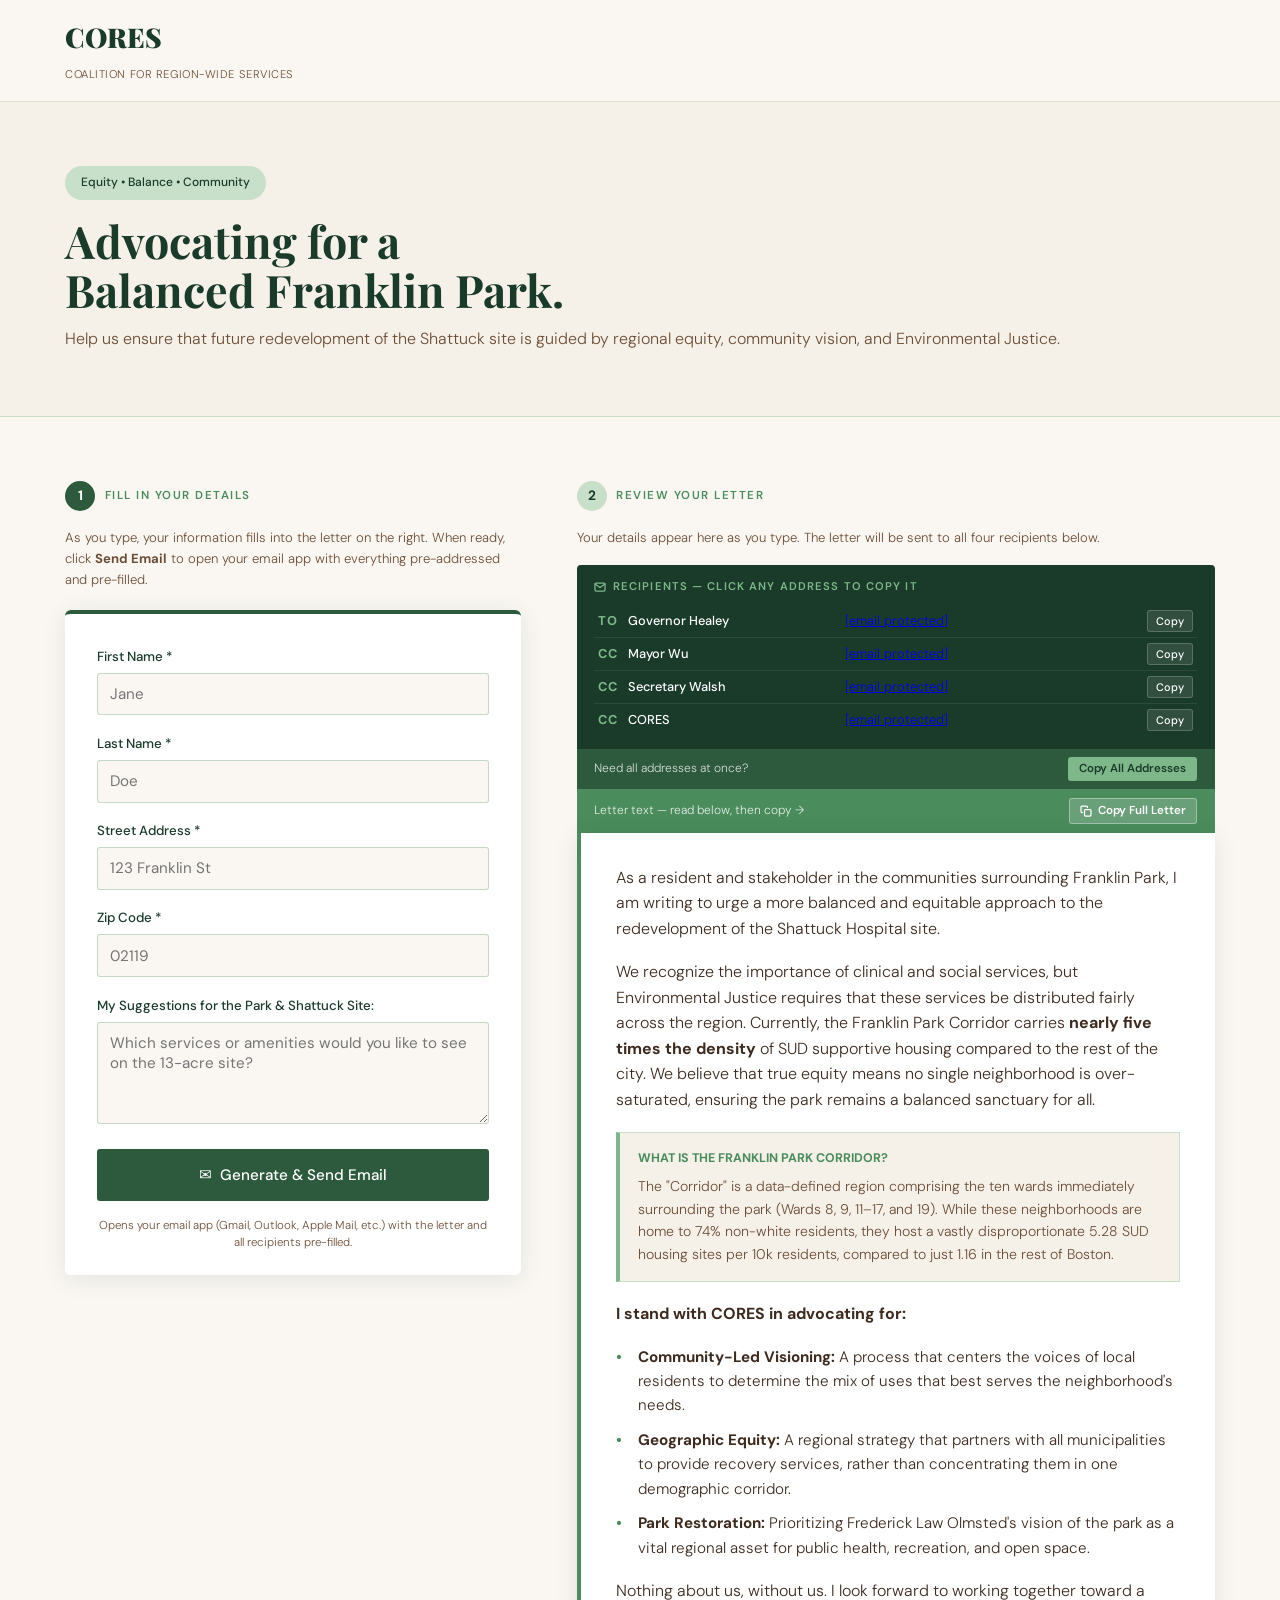
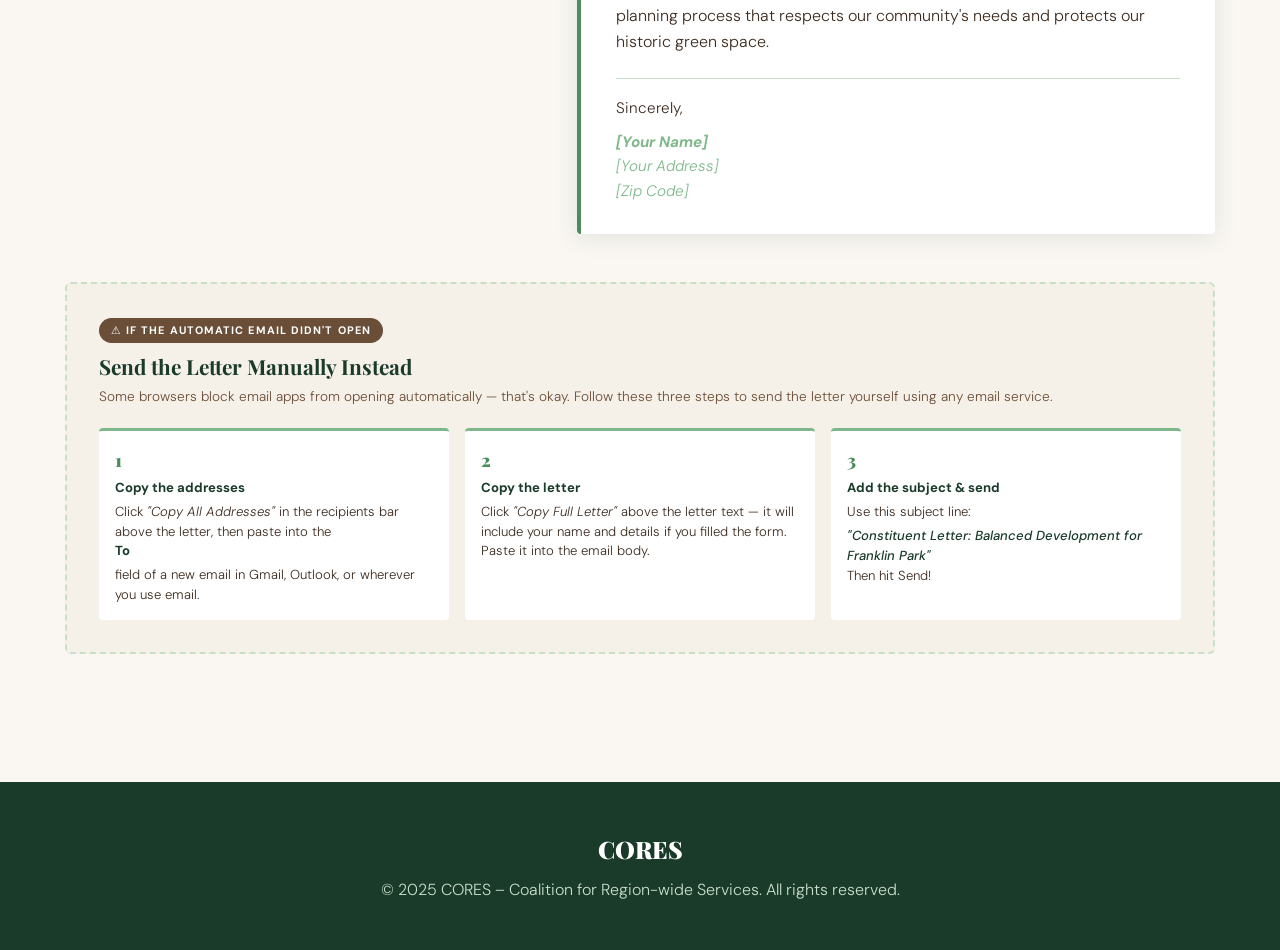
<file: email.html>
<!doctype html>
<html lang="en">
  <head>
    <meta charset="UTF-8" />
    <meta name="viewport" content="width=device-width, initial-scale=1.0" />
    <title>Take Action: Letter to Representatives – CORES</title>

    <link rel="preconnect" href="https://fonts.googleapis.com" />
    <link rel="preconnect" href="https://fonts.gstatic.com" crossorigin />
    <link href="https://fonts.googleapis.com/css2?family=Playfair+Display:ital,wght@0,700;0,900;1,700&family=DM+Sans:wght@300;400;500&display=swap" rel="stylesheet" />
    <link rel="icon" href="data:image/svg+xml,<svg xmlns='http://www.w3.org/2000/svg' viewBox='0 0 100 100'><text y='.9em' font-size='90'>🌳</text></svg>">

    <style>
      :root {
        --forest: #1a3a2a;
        --canopy: #2d5a3d;
        --leaf: #4a8c5c;
        --sage: #7eb88a;
        --mist: #c8dfc9;
        --parchment: #f5f0e8;
        --bark: #3d2b1f;
        --soil: #6b4e37;
        --cream: #faf7f2;
        --white: #ffffff;
        --font-display: "Playfair Display", Georgia, serif;
        --font-body: "DM Sans", system-ui, sans-serif;
        --shadow-soft: 0 4px 24px rgba(26, 58, 42, 0.1);
      }

      * { margin: 0; padding: 0; box-sizing: border-box; }
      body {
        font-family: var(--font-body);
        color: var(--bark);
        background: var(--cream);
        line-height: 1.6;
        font-weight: 300;
      }
      .container { width: 90%; max-width: 1150px; margin: 0 auto; }
      .section-padding { padding: 4rem 0; }

      h1, h2, h3 { font-family: var(--font-display); line-height: 1.1; }
      .badge {
        display: inline-block; background: var(--mist); color: var(--forest);
        padding: 0.45rem 1rem; border-radius: 100px; font-size: 0.75rem; font-weight: 500;
      }

      /* HEADER */
      .site-header { background: var(--cream); border-bottom: 1px solid rgba(74,140,92,0.18); padding: 1rem 0; }
      .logo-mark { font-family: var(--font-display); font-size: 1.7rem; font-weight: 900; color: var(--forest); display: block; }
      .logo-sub { font-size: 0.7rem; color: var(--soil); text-transform: uppercase; letter-spacing: 0.05em; }

      /* HERO */
      .hero-title { font-size: 2.8rem; color: var(--forest); margin-top: 1rem; }

      /* STEP LABELS */
      .step-label {
        display: flex; align-items: center; gap: 0.6rem; margin-bottom: 1rem;
      }
      .step-num {
        display: inline-flex; align-items: center; justify-content: center;
        width: 30px; height: 30px; border-radius: 50%;
        font-size: 0.85rem; font-weight: 700; flex-shrink: 0;
      }
      .step-num-form   { background: var(--canopy); color: var(--white); }
      .step-num-letter { background: var(--mist); color: var(--forest); }
      .step-title { font-size: 0.72rem; font-weight: 600; letter-spacing: 0.13em; text-transform: uppercase; color: var(--leaf); }

      /* GRID */
      .action-grid {
        display: grid;
        grid-template-columns: 1fr 1.4fr;
        gap: 3.5rem;
        align-items: start;
      }

      /* ── LEFT: FORM ── */
      .form-card {
        background: var(--white);
        border-radius: 6px;
        box-shadow: var(--shadow-soft);
        border-top: 4px solid var(--canopy);
        padding: 2rem 2rem 1.5rem;
        position: sticky;
        top: 20px;
      }
      .form-group { margin-bottom: 1.1rem; }
      .form-group label { display: block; font-size: 0.83rem; font-weight: 500; margin-bottom: 0.35rem; color: var(--forest); }
      .form-group input, .form-group textarea {
        width: 100%; padding: 0.65rem 0.75rem;
        border: 1.5px solid rgba(74,140,92,0.3);
        border-radius: 3px; font-family: var(--font-body); font-size: 0.95rem; color: var(--bark);
        background: var(--cream);
        transition: border-color 0.15s;
      }
      .form-group input:focus, .form-group textarea:focus {
        outline: none; border-color: var(--leaf); background: var(--white);
      }

      .btn {
        display: block; width: 100%; padding: 0.85rem; border-radius: 3px;
        font-family: var(--font-body); font-weight: 500; cursor: pointer;
        text-align: center; border: 2px solid transparent; transition: background 0.2s;
        font-size: 0.95rem;
      }
      .btn-primary { background: var(--canopy); color: var(--white); }
      .btn-primary:hover { background: var(--forest); }
      .how-it-works { font-size: 0.72rem; color: var(--soil); margin-top: 1rem; line-height: 1.5; text-align: center; }

      /* ── RIGHT: LETTER ── */

      /* Recipients dark bar */
      .recipients-bar {
        background: var(--forest);
        border-radius: 4px 4px 0 0;
        padding: 0.8rem 1.1rem;
        color: var(--white);
      }
      .rec-header {
        font-size: 0.7rem; font-weight: 600; text-transform: uppercase; letter-spacing: 0.1em;
        color: var(--sage); margin-bottom: 0.55rem;
        display: flex; align-items: center; gap: 0.4rem;
      }
      .recipients-table { width: 100%; border-collapse: collapse; }
      .recipients-table tr { border-bottom: 1px solid rgba(255,255,255,0.08); }
      .recipients-table tr:last-child { border-bottom: none; }
      .recipients-table td { padding: 0.3rem 0.25rem; font-size: 0.8rem; vertical-align: middle; }
      .td-type  { color: var(--sage); font-size: 0.68rem; font-weight: 700; text-transform: uppercase; letter-spacing: 0.05em; width: 30px; }
      .td-name  { color: var(--white); font-weight: 500; width: 36%; }
      .td-email { color: var(--mist); font-size: 0.75rem; }
      .td-copy  { text-align: right; width: 70px; }
      .copy-addr-btn {
        display: inline-flex; align-items: center; gap: 0.3rem;
        background: rgba(255,255,255,0.1); border: 1px solid rgba(255,255,255,0.2);
        color: var(--white); border-radius: 3px; padding: 0.2rem 0.5rem;
        font-size: 0.68rem; font-weight: 500; cursor: pointer;
        font-family: var(--font-body); transition: background 0.15s;
        white-space: nowrap;
      }
      .copy-addr-btn:hover { background: rgba(255,255,255,0.2); }
      .copy-addr-btn.copied { background: var(--leaf); border-color: var(--leaf); }

      /* Copy-all addresses bar */
      .copy-all-bar {
        display: flex; align-items: center; justify-content: space-between;
        background: var(--canopy); padding: 0.5rem 1.1rem;
        font-size: 0.75rem; color: rgba(255,255,255,0.8);
      }
      .copy-all-btn {
        display: inline-flex; align-items: center; gap: 0.35rem;
        background: var(--sage); border: none; color: var(--forest);
        border-radius: 3px; padding: 0.3rem 0.7rem;
        font-size: 0.72rem; font-weight: 600; cursor: pointer;
        font-family: var(--font-body); transition: background 0.15s;
      }
      .copy-all-btn:hover { background: var(--mist); }

      /* Copy-letter bar */
      .letter-copy-bar {
        display: flex; align-items: center; justify-content: space-between;
        background: var(--leaf); padding: 0.55rem 1.1rem;
        font-size: 0.75rem; color: var(--white);
      }
      .letter-copy-bar span { opacity: 0.85; }
      .copy-letter-btn {
        display: inline-flex; align-items: center; gap: 0.35rem;
        background: rgba(255,255,255,0.18); border: 1px solid rgba(255,255,255,0.35);
        color: var(--white); border-radius: 3px; padding: 0.28rem 0.65rem;
        font-size: 0.72rem; font-weight: 600; cursor: pointer;
        font-family: var(--font-body); transition: background 0.15s;
      }
      .copy-letter-btn:hover { background: rgba(255,255,255,0.3); }
      .copy-letter-btn.copied { background: var(--forest); border-color: var(--forest); }

      /* Letter body */
      .letter-body {
        background: var(--white);
        padding: 2rem 2.2rem;
        border-radius: 0 0 4px 4px;
        box-shadow: var(--shadow-soft);
        border-left: 4px solid var(--leaf);
        cursor: text;
        user-select: text;
        -webkit-user-select: text;
      }
      .letter-body p { margin-bottom: 1.1rem; font-size: 1rem; }
      .letter-body p:last-child { margin-bottom: 0; }

      .corridor-box {
        background-color: var(--parchment);
        border: 1px solid var(--mist);
        border-left: 4px solid var(--sage);
        padding: 1rem 1.1rem;
        margin: 1.2rem 0;
      }
      .corridor-box h5 { font-size: 0.78rem; text-transform: uppercase; color: var(--leaf); margin-bottom: 0.4rem; font-family: var(--font-body); }
      .corridor-box p { font-size: 0.88rem !important; margin-bottom: 0 !important; color: var(--soil); }

      .demand-list { list-style: none; margin: 1.1rem 0; }
      .demand-list li { padding-left: 1.4rem; position: relative; margin-bottom: 0.65rem; font-size: 0.95rem; }
      .demand-list li::before { content: "•"; position: absolute; left: 0; color: var(--leaf); font-weight: bold; }

      .signature-block { margin-top: 1.5rem; padding-top: 1.2rem; border-top: 1px solid var(--mist); }
      .signature-block p { margin: 0 0 0.2rem; line-height: 1.4; font-size: 0.95rem; }
      .sig-placeholder { color: var(--sage); font-style: italic; }

      /* ── FALLBACK SECTION ── */
      .fallback-section {
        margin-top: 3rem;
        border: 2px dashed var(--mist);
        border-radius: 6px;
        padding: 2rem;
        background: var(--parchment);
      }
      .fallback-badge {
        display: inline-block;
        background: var(--soil); color: var(--white);
        font-size: 0.68rem; font-weight: 700; text-transform: uppercase; letter-spacing: 0.1em;
        border-radius: 100px; padding: 0.25rem 0.75rem;
        margin-bottom: 0.75rem;
      }
      .fallback-section h3 { font-size: 1.3rem; color: var(--forest); margin-bottom: 0.5rem; }
      .fallback-section > p { font-size: 0.85rem; color: var(--soil); line-height: 1.6; }
      .fallback-steps {
        display: grid;
        grid-template-columns: 1fr 1fr 1fr;
        gap: 1rem;
        margin-top: 1.25rem;
      }
      .fallback-step {
        background: var(--white);
        border-radius: 4px;
        padding: 1rem;
        border-top: 3px solid var(--sage);
        font-size: 0.82rem; color: var(--bark); line-height: 1.5;
      }
      .fallback-step .fs-num {
        font-size: 1.1rem; font-weight: 900; color: var(--leaf);
        font-family: var(--font-display); display: block; margin-bottom: 0.3rem;
      }
      .fallback-step strong { color: var(--forest); display: block; margin-bottom: 0.25rem; }

      /* FOOTER */
      .site-footer { background: var(--forest); color: var(--mist); padding: 3rem 0; text-align: center; margin-top: 4rem; }
      .footer-logo { font-family: var(--font-display); font-size: 1.5rem; font-weight: 900; color: var(--white); display: block; margin-bottom: 0.5rem; }

      @media (max-width: 960px) {
        .action-grid { grid-template-columns: 1fr; }
        .form-card { position: static; }
        .hero-title { font-size: 2.1rem; }
        .fallback-steps { grid-template-columns: 1fr; }
      }
    </style>
  </head>
  <body>

    <header class="site-header">
      <div class="container" style="display:flex;justify-content:space-between;align-items:center;">
        <a href="index.html" style="text-decoration:none;">
          <span class="logo-mark">CORES</span>
          <span class="logo-sub">Coalition for Region-wide Services</span>
        </a>
      </div>
    </header>

    <main>

      <!-- Hero -->
      <section class="section-padding" style="background:var(--parchment);border-bottom:1px solid var(--mist);">
        <div class="container">
          <span class="badge">Equity • Balance • Community</span>
          <h1 class="hero-title">Advocating for a<br />Balanced Franklin Park.</h1>
          <p style="color:var(--soil);margin-top:0.75rem;margin-bottom:0;">
            Help us ensure that future redevelopment of the Shattuck site is guided by regional equity, community vision, and Environmental Justice.
          </p>
        </div>
      </section>

      <!-- Main Action Section -->
      <section class="section-padding">
        <div class="container">

          <div class="action-grid">

            <!-- ══ LEFT: FORM ══ -->
            <div>
              <div class="step-label">
                <span class="step-num step-num-form">1</span>
                <span class="step-title">Fill In Your Details</span>
              </div>
              <p style="font-size:0.82rem;color:var(--soil);margin-bottom:1.25rem;">
                As you type, your information fills into the letter on the right. When ready, click <strong>Send Email</strong> to open your email app with everything pre-addressed and pre-filled.
              </p>

              <div class="form-card">
                <div class="form-group">
                  <label for="fname">First Name *</label>
                  <input type="text" id="fname" required placeholder="Jane" oninput="updateLetter()" />
                </div>
                <div class="form-group">
                  <label for="lname">Last Name *</label>
                  <input type="text" id="lname" required placeholder="Doe" oninput="updateLetter()" />
                </div>
                <div class="form-group">
                  <label for="address">Street Address *</label>
                  <input type="text" id="address" required placeholder="123 Franklin St" oninput="updateLetter()" />
                </div>
                <div class="form-group">
                  <label for="zip">Zip Code *</label>
                  <input type="text" id="zip" required placeholder="02119" pattern="[0-9]{5}" oninput="updateLetter()" />
                </div>
                <div class="form-group">
                  <label for="suggestions">My Suggestions for the Park &amp; Shattuck Site:</label>
                  <textarea id="suggestions" rows="4" placeholder="Which services or amenities would you like to see on the 13-acre site?" oninput="updateLetter()"></textarea>
                </div>

                <button type="button" onclick="sendEmail()" class="btn btn-primary">
                  ✉&nbsp;&nbsp;Generate &amp; Send Email
                </button>
                <p class="how-it-works">
                  Opens your email app (Gmail, Outlook, Apple Mail, etc.) with the letter and all recipients pre-filled.
                </p>
              </div>
            </div>

            <!-- ══ RIGHT: LETTER ══ -->
            <div>
              <div class="step-label">
                <span class="step-num step-num-letter">2</span>
                <span class="step-title">Review Your Letter</span>
              </div>
              <p style="font-size:0.82rem;color:var(--soil);margin-bottom:1.1rem;">
                Your details appear here as you type. The letter will be sent to all four recipients below.
              </p>

              <!-- Recipients -->
              <div class="recipients-bar">
                <div class="rec-header">
                  <svg width="12" height="12" viewBox="0 0 24 24" fill="none" stroke="currentColor" stroke-width="2.5" stroke-linecap="round" stroke-linejoin="round"><path d="M4 4h16c1.1 0 2 .9 2 2v12c0 1.1-.9 2-2 2H4c-1.1 0-2-.9-2-2V6c0-1.1.9-2 2-2z"/><polyline points="22,6 12,13 2,6"/></svg>
                  Recipients — click any address to copy it
                </div>
                <table class="recipients-table">
                  <tr>
                    <td class="td-type">To</td>
                    <td class="td-name">Governor Healey</td>
                    <td class="td-email"><a href="/cdn-cgi/l/email-protection" class="__cf_email__" data-cfemail="53343c2536213d3c213b363f3f362a133e3220207d343c25">[email&#160;protected]</a></td>
                    <td class="td-copy"><button class="copy-addr-btn" onclick="copyAddr(this,'governorhelley@mass.gov')">Copy</button></td>
                  </tr>
                  <tr>
                    <td class="td-type">CC</td>
                    <td class="td-name">Mayor Wu</td>
                    <td class="td-email"><a href="/cdn-cgi/l/email-protection" class="__cf_email__" data-cfemail="f69b978f99848183b6949985829998d8919980">[email&#160;protected]</a></td>
                    <td class="td-copy"><button class="copy-addr-btn" onclick="copyAddr(this,'mayorwu@boston.gov')">Copy</button></td>
                  </tr>
                  <tr>
                    <td class="td-type">CC</td>
                    <td class="td-name">Secretary Walsh</td>
                    <td class="td-email"><a href="/cdn-cgi/l/email-protection" class="__cf_email__" data-cfemail="2b584e48594e5f4a59525c4a4758436b464a5858054c445d">[email&#160;protected]</a></td>
                    <td class="td-copy"><button class="copy-addr-btn" onclick="copyAddr(this,'secretarywalsh@mass.gov')">Copy</button></td>
                  </tr>
                  <tr>
                    <td class="td-type">CC</td>
                    <td class="td-name">CORES</td>
                    <td class="td-email"><a href="/cdn-cgi/l/email-protection" class="__cf_email__" data-cfemail="c9bea1a6baacb9a8bba2afb989aea4a8a0a5e7aaa6a4">[email&#160;protected]</a></td>
                    <td class="td-copy"><button class="copy-addr-btn" onclick="copyAddr(this,'whoseparkfp@gmail.com')">Copy</button></td>
                  </tr>
                </table>
              </div>

              <!-- Copy-all bar -->
              <div class="copy-all-bar">
                <span>Need all addresses at once?</span>
                <button class="copy-all-btn" onclick="copyAllAddrs(this)">Copy All Addresses</button>
              </div>

              <!-- Copy-letter bar -->
              <div class="letter-copy-bar">
                <span>Letter text — read below, then copy →</span>
                <button class="copy-letter-btn" onclick="copyLetterText(this)">
                  <svg width="12" height="12" viewBox="0 0 24 24" fill="none" stroke="currentColor" stroke-width="2.5" stroke-linecap="round" stroke-linejoin="round"><rect x="9" y="9" width="13" height="13" rx="2"/><path d="M5 15H4a2 2 0 0 1-2-2V4a2 2 0 0 1 2-2h9a2 2 0 0 1 2 2v1"/></svg>
                  Copy Full Letter
                </button>
              </div>

              <!-- Letter body -->
              <div class="letter-body" id="letter-text-block">
                <p>As a resident and stakeholder in the communities surrounding Franklin Park, I am writing to urge a more balanced and equitable approach to the redevelopment of the Shattuck Hospital site.</p>
                <p>We recognize the importance of clinical and social services, but Environmental Justice requires that these services be distributed fairly across the region. Currently, the Franklin Park Corridor carries <strong>nearly five times the density</strong> of SUD supportive housing compared to the rest of the city. We believe that true equity means no single neighborhood is over-saturated, ensuring the park remains a balanced sanctuary for all.</p>

                <div class="corridor-box">
                  <h5>What is the Franklin Park Corridor?</h5>
                  <p>The "Corridor" is a data-defined region comprising the ten wards immediately surrounding the park (Wards 8, 9, 11–17, and 19). While these neighborhoods are home to 74% non-white residents, they host a vastly disproportionate 5.28 SUD housing sites per 10k residents, compared to just 1.16 in the rest of Boston.</p>
                </div>

                <p><strong>I stand with CORES in advocating for:</strong></p>
                <ul class="demand-list">
                  <li><strong>Community-Led Visioning:</strong> A process that centers the voices of local residents to determine the mix of uses that best serves the neighborhood's needs.</li>
                  <li><strong>Geographic Equity:</strong> A regional strategy that partners with all municipalities to provide recovery services, rather than concentrating them in one demographic corridor.</li>
                  <li><strong>Park Restoration:</strong> Prioritizing Frederick Law Olmsted's vision of the park as a vital regional asset for public health, recreation, and open space.</li>
                </ul>

                <!-- Live suggestions, shown only when user types something -->
                <p id="letter-suggestions" style="display:none;font-style:italic;border-left:3px solid var(--sage);padding-left:0.9rem;color:var(--soil);margin-top:1rem;"></p>

                <p>Nothing about us, without us. I look forward to working together toward a planning process that respects our community's needs and protects our historic green space.</p>

                <div class="signature-block">
                  <p>Sincerely,</p>
                  <p style="margin-top:0.75rem;"><strong id="sig-name" class="sig-placeholder">[Your Name]</strong></p>
                  <p id="sig-address" class="sig-placeholder">[Your Address]</p>
                  <p id="sig-location" class="sig-placeholder">[Zip Code]</p>
                </div>
              </div>
            </div>

          </div><!-- /action-grid -->

          <!-- ══ FALLBACK SECTION ══ -->
          <div class="fallback-section" id="fallback-section">
            <span class="fallback-badge">⚠ If the automatic email didn't open</span>
            <h3>Send the Letter Manually Instead</h3>
            <p>Some browsers block email apps from opening automatically — that's okay. Follow these three steps to send the letter yourself using any email service.</p>

            <div class="fallback-steps">
              <div class="fallback-step">
                <span class="fs-num">1</span>
                <strong>Copy the addresses</strong>
                Click <em>"Copy All Addresses"</em> in the recipients bar above the letter, then paste into the <strong>To</strong> field of a new email in Gmail, Outlook, or wherever you use email.
              </div>
              <div class="fallback-step">
                <span class="fs-num">2</span>
                <strong>Copy the letter</strong>
                Click <em>"Copy Full Letter"</em> above the letter text — it will include your name and details if you filled the form. Paste it into the email body.
              </div>
              <div class="fallback-step">
                <span class="fs-num">3</span>
                <strong>Add the subject &amp; send</strong>
                Use this subject line:
                <br /><em style="color:var(--forest);font-weight:500;display:inline-block;margin-top:0.3rem;">"Constituent Letter: Balanced Development for Franklin Park"</em>
                <br />Then hit Send!
              </div>
            </div>
          </div>

        </div>
      </section>
    </main>

    <footer class="site-footer">
      <div class="container">
        <span class="footer-logo">CORES</span>
        <p>© 2025 CORES – Coalition for Region-wide Services. All rights reserved.</p>
      </div>
    </footer>

    <script>
      const ALL_ADDRESSES = "governorhelley@mass.gov, mayorwu@boston.gov, secretarywalsh@mass.gov, whoseparkfp@gmail.com";

      function updateLetter() {
        const fname       = document.getElementById('fname').value.trim();
        const lname       = document.getElementById('lname').value.trim();
        const address     = document.getElementById('address').value.trim();
        const zip         = document.getElementById('zip').value.trim();
        const suggestions = document.getElementById('suggestions').value.trim();

        const sigName = document.getElementById('sig-name');
        const sigAddr = document.getElementById('sig-address');
        const sigLoc  = document.getElementById('sig-location');
        const sugP    = document.getElementById('letter-suggestions');

        if (fname || lname) {
          sigName.textContent = (fname + ' ' + lname).trim();
          sigName.classList.remove('sig-placeholder');
        } else {
          sigName.textContent = '[Your Name]';
          sigName.classList.add('sig-placeholder');
        }

        if (address) {
          sigAddr.textContent = address;
          sigAddr.classList.remove('sig-placeholder');
        } else {
          sigAddr.textContent = '[Your Address]';
          sigAddr.classList.add('sig-placeholder');
        }

        if (zip) {
          sigLoc.textContent = 'Boston, MA ' + zip;
          sigLoc.classList.remove('sig-placeholder');
        } else {
          sigLoc.textContent = '[Zip Code]';
          sigLoc.classList.add('sig-placeholder');
        }

        if (suggestions) {
          sugP.style.display = 'block';
          sugP.innerHTML = '<strong style="display:block;font-style:normal;font-size:0.78rem;text-transform:uppercase;letter-spacing:0.08em;color:var(--leaf);margin-bottom:0.3rem;">My Suggestions for the Site:</strong>"' + suggestions + '"';
        } else {
          sugP.style.display = 'none';
        }
      }

      function buildEmailBody() {
        const fname       = document.getElementById('fname').value.trim();
        const lname       = document.getElementById('lname').value.trim();
        const address     = document.getElementById('address').value.trim();
        const zip         = document.getElementById('zip').value.trim();
        const suggestions = document.getElementById('suggestions').value.trim();

        let body = `To: Governor Healey, Mayor Wu, and Secretary Walsh\n\n`;
        body += `As a resident and stakeholder in the communities surrounding Franklin Park, I am writing to urge a more balanced and equitable approach to the redevelopment of the Shattuck Hospital site.\n\n`;
        body += `We recognize the importance of clinical and social services, but Environmental Justice requires that these services be distributed fairly across the region. Currently, the Franklin Park Corridor carries nearly five times the density of SUD supportive housing compared to the rest of the city. We believe that true equity means no single neighborhood is over-saturated, ensuring the park remains a balanced sanctuary for all.\n\n`;
        body += `WHAT IS THE FRANKLIN PARK CORRIDOR?\n`;
        body += `The "Corridor" is a data-defined region comprising the ten wards immediately surrounding the park (Wards 8, 9, 11–17, and 19). While these neighborhoods are home to 74% non-white residents, they host a vastly disproportionate 5.28 SUD housing sites per 10k residents, compared to just 1.16 in the rest of Boston.\n\n`;
        body += `I stand with CORES in advocating for:\n`;
        body += `• Community-Led Visioning: A process that centers the voices of local residents to determine the mix of uses that best serves the neighborhood's needs.\n`;
        body += `• Geographic Equity: A regional strategy that partners with all municipalities to provide recovery services, rather than concentrating them in one demographic corridor.\n`;
        body += `• Park Restoration: Prioritizing Frederick Law Olmsted's vision of the park as a vital regional asset for public health, recreation, and open space.\n\n`;
        if (suggestions) {
          body += `MY SUGGESTIONS FOR THE SITE:\n"${suggestions}"\n\n`;
        }
        body += `Nothing about us, without us. I look forward to working together toward a planning process that respects our community's needs and protects our historic green space.\n\n`;
        body += `Sincerely,\n\n${fname} ${lname}\n${address}\nBoston, MA ${zip}`;
        return body;
      }

      function sendEmail() {
        const fname   = document.getElementById('fname').value.trim();
        const lname   = document.getElementById('lname').value.trim();
        const address = document.getElementById('address').value.trim();
        const zip     = document.getElementById('zip').value.trim();

        if (!fname || !lname || !address || !zip) {
          alert("Please fill out your name, address, and zip code first.");
          return;
        }

        const subject = "Constituent Letter: Balanced Development for Franklin Park";
        const body    = buildEmailBody();
        const mailto  = `mailto:governorhelley@mass.gov?cc=${encodeURIComponent("mayorwu@boston.gov, secretarywalsh@mass.gov, whoseparkfp@gmail.com")}&subject=${encodeURIComponent(subject)}&body=${encodeURIComponent(body)}`;
        window.location.href = mailto;

        // Scroll gently to the fallback after a short delay in case the email app didn't open
        setTimeout(() => {
          document.getElementById('fallback-section').scrollIntoView({ behavior: 'smooth', block: 'start' });
        }, 1800);
      }

      function copyAddr(btn, addr) {
        navigator.clipboard.writeText(addr).then(() => {
          btn.textContent = '✓ Copied';
          btn.classList.add('copied');
          setTimeout(() => { btn.textContent = 'Copy'; btn.classList.remove('copied'); }, 2000);
        }).catch(() => { prompt("Copy this address:", addr); });
      }

      function copyAllAddrs(btn) {
        navigator.clipboard.writeText(ALL_ADDRESSES).then(() => {
          btn.textContent = '✓ All Copied!';
          setTimeout(() => { btn.textContent = 'Copy All Addresses'; }, 2500);
        }).catch(() => { prompt("Copy all addresses:", ALL_ADDRESSES); });
      }

      function copyLetterText(btn) {
        const fname   = document.getElementById('fname').value.trim();
        const lname   = document.getElementById('lname').value.trim();
        const address = document.getElementById('address').value.trim();
        const zip     = document.getElementById('zip').value.trim();

        const text = (fname || lname || address || zip) ? buildEmailBody() : document.getElementById('letter-text-block').innerText;

        navigator.clipboard.writeText(text).then(() => {
          btn.textContent = '✓ Copied!';
          btn.classList.add('copied');
          setTimeout(() => {
            btn.innerHTML = `<svg width="12" height="12" viewBox="0 0 24 24" fill="none" stroke="currentColor" stroke-width="2.5" stroke-linecap="round" stroke-linejoin="round"><rect x="9" y="9" width="13" height="13" rx="2"/><path d="M5 15H4a2 2 0 0 1-2-2V4a2 2 0 0 1 2-2h9a2 2 0 0 1 2 2v1"/></svg> Copy Full Letter`;
            btn.classList.remove('copied');
          }, 2500);
        }).catch(() => {
          alert("Couldn't auto-copy. Click inside the letter text and use Ctrl+C / Cmd+C.");
        });
      }
    </script>

  </body>
</html>
</file>
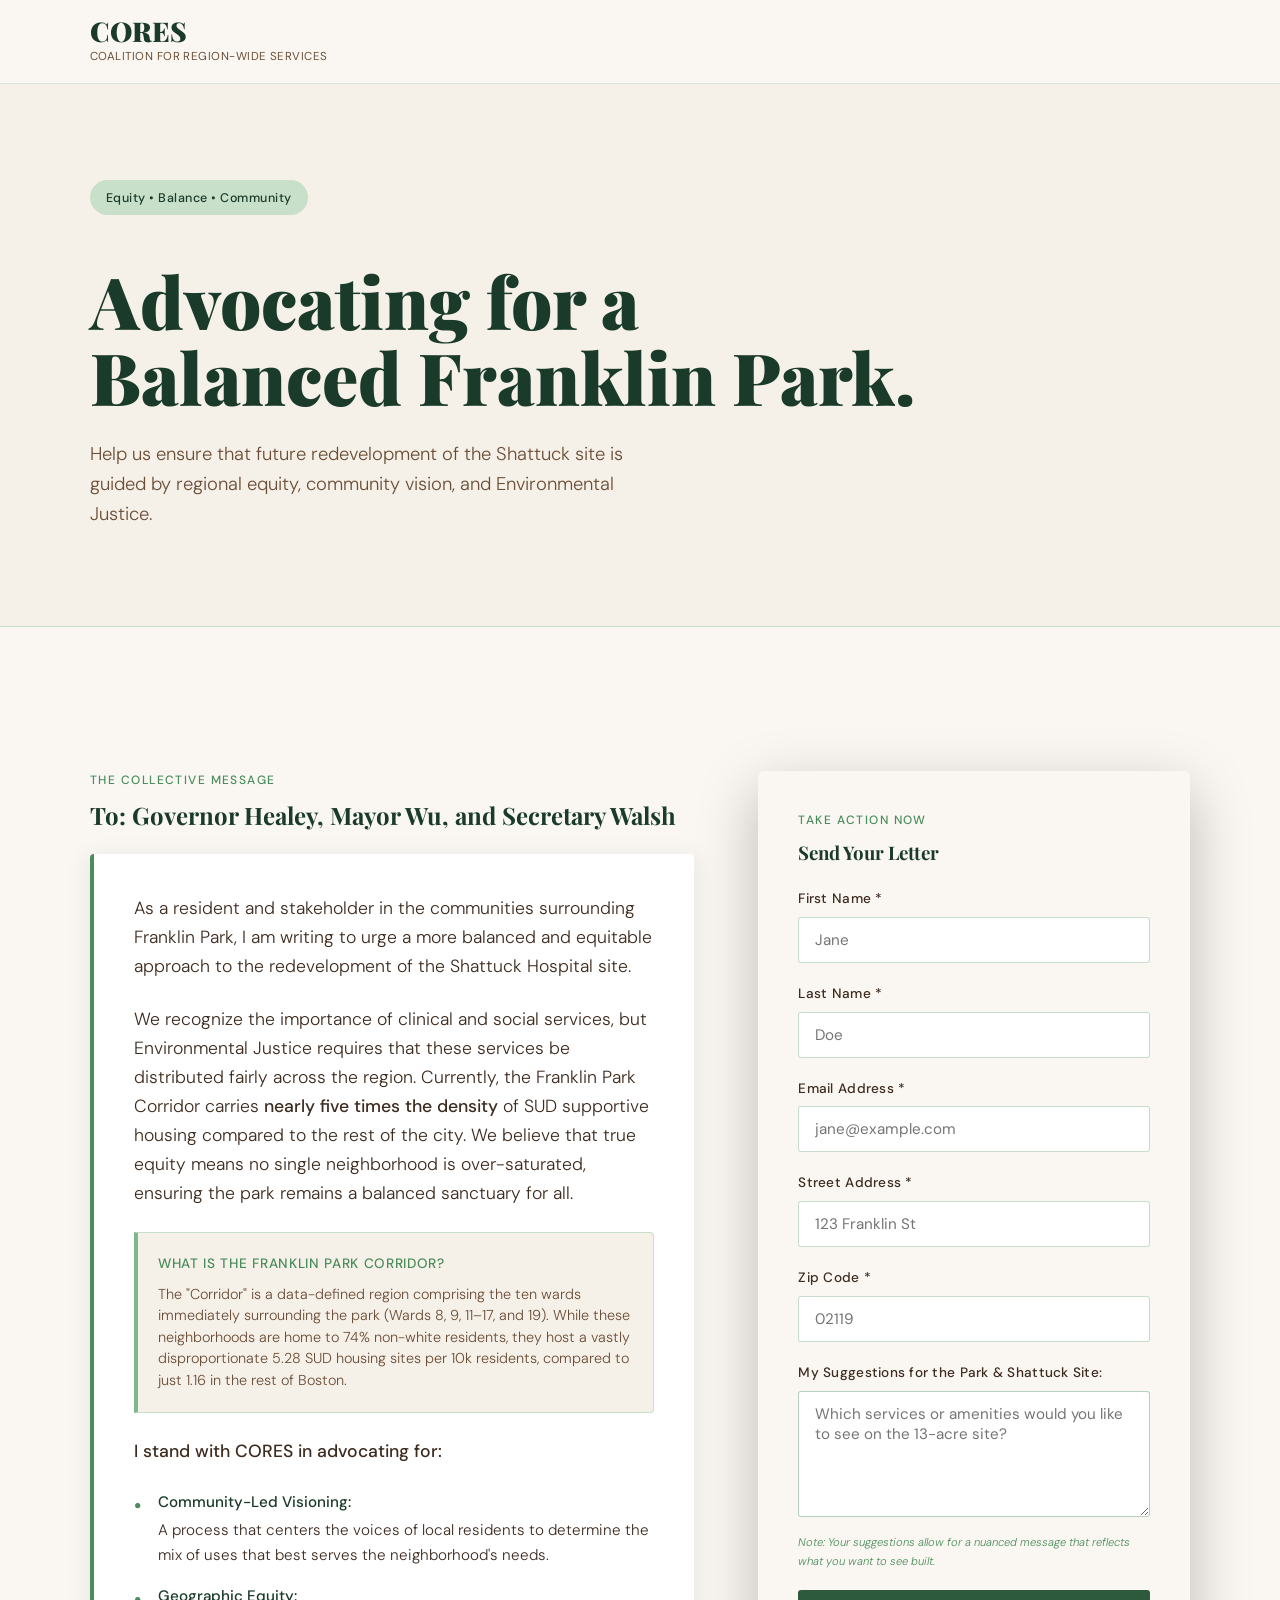
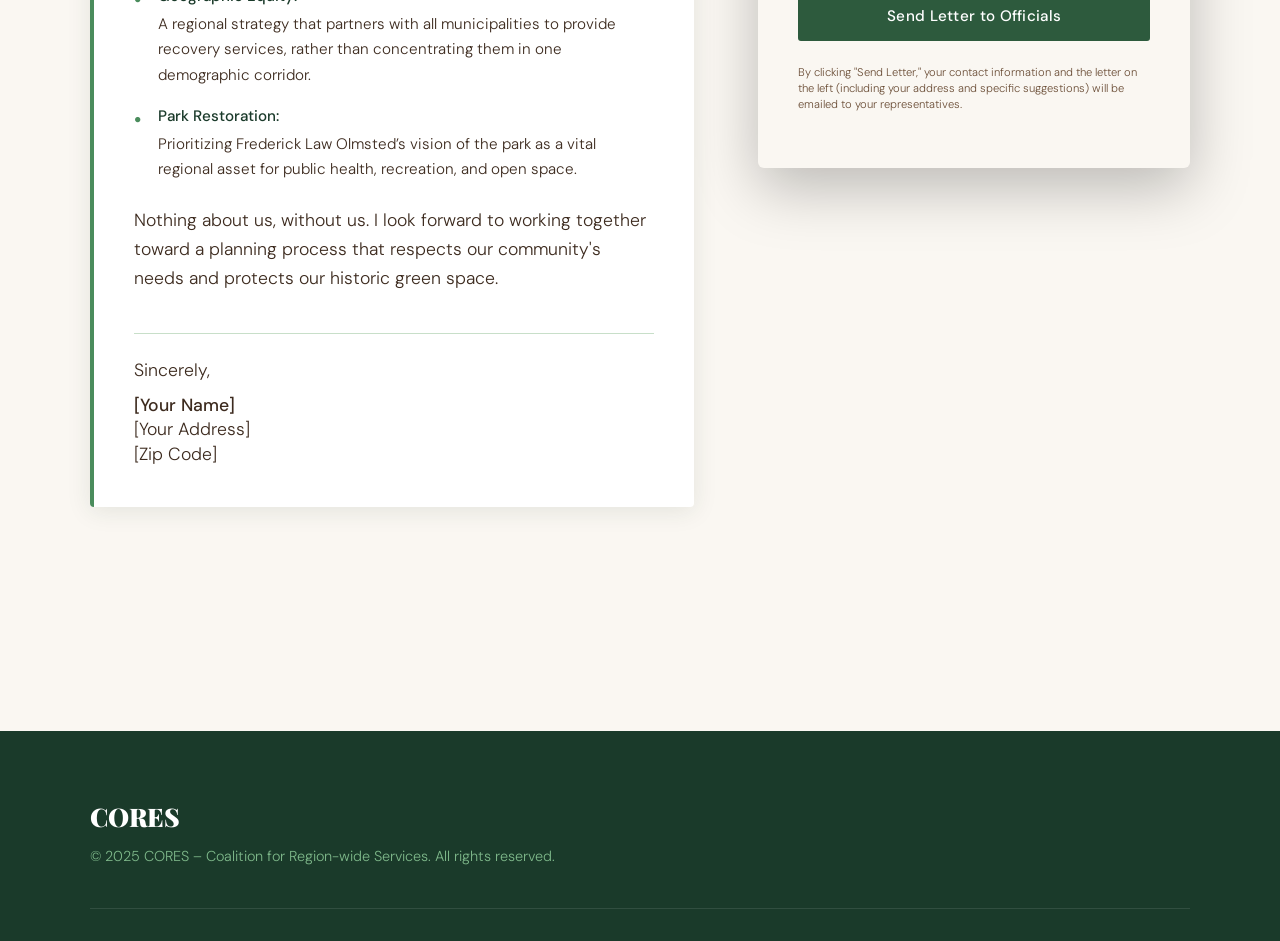
<file: petition.html>
<!doctype html>
<html lang="en">
  <head>
    <meta charset="UTF-8" />
    <meta name="viewport" content="width=device-width, initial-scale=1.0" />
    <title>Take Action: A Balanced Future for Franklin Park – CORES</title>
    <link rel="preconnect" href="https://fonts.googleapis.com" />
    <link rel="preconnect" href="https://fonts.gstatic.com" crossorigin />
    <link
      href="https://fonts.googleapis.com/css2?family=Playfair+Display:ital,wght@0,700;0,900;1,700&family=DM+Sans:wght@300;400;500&display=swap"
      rel="stylesheet"
    />
    <link rel="stylesheet" href="styles.css" />
    <link
      rel="icon"
      href="data:image/svg+xml,<svg xmlns='http://www.w3.org/2000/svg' viewBox='0 0 100 100'><text y='.9em' font-size='90'>🌳</text></svg>"
    />
    <style>
      .action-grid {
        display: grid;
        grid-template-columns: 1.4fr 1fr;
        gap: 4rem;
        padding-top: 3rem;
        align-items: start;
      }
      .letter-body {
        background: var(--white);
        padding: 2.5rem;
        border-radius: 4px;
        box-shadow: var(--shadow-soft);
        border-left: 4px solid var(--leaf);
      }
      .demand-list {
        list-style: none;
        margin: 1.5rem 0;
      }
      .demand-list li {
        margin-bottom: 1rem;
        padding-left: 1.5rem;
        position: relative;
        font-size: 0.95rem;
      }
      .demand-list li::before {
        content: "•";
        position: absolute;
        left: 0;
        color: var(--leaf);
        font-weight: bold;
      }
      .signature-block {
        margin-top: 2.5rem;
        padding-top: 1.5rem;
        border-top: 1px solid var(--mist);
        font-family: var(--font-body);
        color: var(--forest);
      }
      .signature-block p {
        margin: 0;
        line-height: 1.4;
      }
      .sticky-form {
        position: sticky;
        top: 40px;
      }
      @media (max-width: 992px) {
        .action-grid {
          grid-template-columns: 1fr;
          gap: 2rem;
        }
        .sticky-form {
          position: static;
        }
      }
    </style>
  </head>
  <body>
    <!-- Header & Navigation -->
    <header class="site-header">
      <div class="container nav-container">
        <a href="index.html" class="logo">
          <span class="logo-mark">CORES</span>
          <span class="logo-sub">Coalition for Region-wide Services</span>
        </a>
      </div>
    </header>

    <main>
      <!-- Hero Section -->
      <section
        class="section-padding"
        style="
          background: var(--parchment);
          border-bottom: 1px solid var(--mist);
        "
      >
        <div class="container">
          <span class="badge">Equity • Balance • Community</span>
          <h1 class="hero-title" style="color: var(--forest); margin-top: 1rem">
            Advocating for a<br />Balanced Franklin Park.
          </h1>
          <p class="hero-subtitle" style="color: var(--soil); margin-bottom: 0">
            Help us ensure that future redevelopment of the Shattuck site is
            guided by regional equity, community vision, and Environmental
            Justice.
          </p>
        </div>
      </section>

      <!-- Action Content -->
      <section class="section-padding">
        <div class="container action-grid">
          <!-- Column 1: The Formal Letter Text -->
          <div class="letter-column">
            <span class="eyebrow">The Collective Message</span>
            <h2
              style="
                font-family: var(--font-display);
                color: var(--forest);
                margin-bottom: 1.5rem;
              "
            >
              To: Governor Healey, Mayor Wu, and Secretary Walsh
            </h2>

            <div class="letter-body">
              <p>
                As a resident and stakeholder in the communities surrounding
                Franklin Park, I am writing to urge a more balanced and
                equitable approach to the redevelopment of the Shattuck Hospital
                site.
              </p>

              <p>
                We recognize the importance of clinical and social services, but
                Environmental Justice requires that these services be
                distributed fairly across the region. Currently, the Franklin
                Park Corridor carries
                <strong>nearly five times the density</strong> of SUD supportive
                housing compared to the rest of the city. We believe that true
                equity means no single neighborhood is over-saturated, ensuring
                the park remains a balanced sanctuary for all.
              </p>
              <div class="corridor-box">
                <h5>What is the Franklin Park Corridor?</h5>
                <p>
                  The "Corridor" is a data-defined region comprising the ten
                  wards immediately surrounding the park (Wards 8, 9, 11–17, and
                  19). While these neighborhoods are home to 74% non-white
                  residents, they host a vastly disproportionate 5.28 SUD
                  housing sites per 10k residents, compared to just 1.16 in the
                  rest of Boston.
                </p>
              </div>

              <p><strong>I stand with CORES in advocating for:</strong></p>
              <ul class="demand-list">
                <li>
                  <strong>Community-Led Visioning:</strong> A process that
                  centers the voices of local residents to determine the mix of
                  uses that best serves the neighborhood's needs.
                </li>
                <li>
                  <strong>Geographic Equity:</strong> A regional strategy that
                  partners with all municipalities to provide recovery services,
                  rather than concentrating them in one demographic corridor.
                </li>
                <li>
                  <strong>Park Restoration:</strong> Prioritizing Frederick Law
                  Olmsted’s vision of the park as a vital regional asset for
                  public health, recreation, and open space.
                </li>
              </ul>

              <p>
                Nothing about us, without us. I look forward to working together
                toward a planning process that respects our community's needs
                and protects our historic green space.
              </p>

              <!-- Impactful Signature Block -->
              <div class="signature-block">
                <p>Sincerely,</p>
                <p style="margin-top: 10px">
                  <strong id="sig-name">[Your Name]</strong>
                </p>
                <p id="sig-address">[Your Address]</p>
                <p id="sig-location">[Zip Code]</p>
              </div>
            </div>
          </div>

          <!-- Column 2: The Action Form -->
          <div class="form-column">
            <form
              id="petition-form"
              class="clean-form sticky-form"
              action="https://formsubmit.co/coffeyrt@gmail.com"
              method="POST"
            >
              <input
                type="hidden"
                name="_subject"
                value="Constituent Letter: Balanced Development for Franklin Park"
              />
              <input type="hidden" name="_cc" value="stonybrookdad@gmail.com" />
              <input type="hidden" name="_template" value="table" />

              <span class="eyebrow">Take Action Now</span>
              <h3
                style="
                  font-family: var(--font-display);
                  color: var(--forest);
                  margin-bottom: 1.5rem;
                "
              >
                Send Your Letter
              </h3>

              <div class="form-group">
                <label for="fname">First Name *</label>
                <input
                  type="text"
                  id="fname"
                  name="First Name"
                  required
                  placeholder="Jane"
                  oninput="updateSignature()"
                />
              </div>

              <div class="form-group">
                <label for="lname">Last Name *</label>
                <input
                  type="text"
                  id="lname"
                  name="Last Name"
                  required
                  placeholder="Doe"
                  oninput="updateSignature()"
                />
              </div>

              <div class="form-group">
                <label for="email">Email Address *</label>
                <input
                  type="email"
                  id="email"
                  name="Email"
                  required
                  placeholder="jane@example.com"
                />
              </div>

              <div class="form-group">
                <label for="address">Street Address *</label>
                <input
                  type="text"
                  id="address"
                  name="Street Address"
                  required
                  placeholder="123 Franklin St"
                  oninput="updateSignature()"
                />
              </div>

              <div class="form-group">
                <label for="zip">Zip Code *</label>
                <input
                  type="text"
                  id="zip"
                  name="Zip Code"
                  required
                  placeholder="02119"
                  pattern="[0-9]{5}"
                  oninput="updateSignature()"
                />
              </div>

              <div class="form-group">
                <label for="suggestions"
                  >My Suggestions for the Park & Shattuck Site:</label
                >
                <textarea
                  id="suggestions"
                  name="User Suggestions"
                  rows="5"
                  placeholder="Which services or amenities would you like to see on the 13-acre site?"
                ></textarea>
                <p
                  style="
                    font-size: 0.7rem;
                    color: var(--leaf);
                    margin-top: 0.5rem;
                    font-style: italic;
                  "
                >
                  Note: Your suggestions allow for a nuanced message that
                  reflects what you want to see built.
                </p>
              </div>

              <button type="submit" class="btn btn-primary btn-block">
                Send Letter to Officials
              </button>

              <p
                style="
                  font-size: 0.7rem;
                  color: var(--soil);
                  margin-top: 1.5rem;
                  line-height: 1.4;
                "
              >
                By clicking "Send Letter," your contact information and the
                letter on the left (including your address and specific
                suggestions) will be emailed to your representatives.
              </p>
            </form>
          </div>
        </div>
      </section>
    </main>

    <footer class="site-footer">
      <div class="container footer-container">
        <div class="footer-info">
          <span class="footer-logo">CORES</span>
          <p>
            © 2025 CORES – Coalition for Region-wide Services. All rights
            reserved.
          </p>
        </div>
      </div>
    </footer>

    <script>
      function updateSignature() {
        const fname = document.getElementById("fname").value;
        const lname = document.getElementById("lname").value;
        const address = document.getElementById("address").value;
        const zip = document.getElementById("zip").value;

        document.getElementById("sig-name").innerText =
          fname || lname ? fname + " " + lname : "[Your Name]";
        document.getElementById("sig-address").innerText = address
          ? address
          : "[Your Address]";
        document.getElementById("sig-location").innerText = zip
          ? "Boston, MA " + zip
          : "[Zip Code]";
      }
    </script>
  </body>
</html>
</file>
<file: styles.css>
/* =============================================
   CORES — Coalition for Region-wide Services
   Design: Organic Editorial / Environmental
   ============================================= */

:root {
  --forest: #1a3a2a;
  --canopy: #2d5a3d;
  --leaf: #4a8c5c;
  --sage: #7eb88a;
  --mist: #c8dfc9;
  --parchment: #f5f0e8;
  --bark: #3d2b1f;
  --soil: #6b4e37;
  --cream: #faf7f2;
  --white: #ffffff;

  --font-display: "Playfair Display", Georgia, serif;
  --font-body: "DM Sans", system-ui, sans-serif;

  --ease-out: cubic-bezier(0.16, 1, 0.3, 1);
  --shadow-soft: 0 4px 24px rgba(26, 58, 42, 0.1);
  --shadow-med: 0 8px 40px rgba(26, 58, 42, 0.16);
}

/* Reset */
*,
*::before,
*::after {
  margin: 0;
  padding: 0;
  box-sizing: border-box;
}

html {
  scroll-behavior: smooth;
}

body {
  font-family: var(--font-body);
  color: var(--bark);
  line-height: 1.65;
  background: var(--cream);
  font-weight: 300;
}

.container {
  width: 90%;
  max-width: 1100px;
  margin: 0 auto;
}

.section-padding {
  padding: 6rem 0;
}

/* Typography */
h1,
h2,
h3,
h4 {
  font-family: var(--font-display);
  line-height: 1.15;
}
p {
  margin-bottom: 1rem;
}
a {
  text-decoration: none;
  color: inherit;
}
strong {
  font-weight: 500;
}

em {
  font-style: italic;
  color: var(--mist);
}

/* Eyebrow label */
.eyebrow {
  display: block;
  font-family: var(--font-body);
  font-weight: 500;
  font-size: 0.75rem;
  letter-spacing: 0.12em;
  text-transform: uppercase;
  color: var(--leaf);
  margin-bottom: 0.75rem;
}
.eyebrow.centered {
  text-align: center;
}
.eyebrow.light {
  color: var(--mist);
}

/* Badge */
.badge {
  display: inline-block;
  background: var(--mist);
  color: var(--forest);
  padding: 0.45rem 1rem;
  border-radius: 100px;
  font-size: 0.78rem;
  font-weight: 500;
  letter-spacing: 0.04em;
  margin-bottom: 2rem;
}

/* Buttons */
.btn {
  display: inline-block;
  padding: 0.85rem 1.8rem;
  border-radius: 3px;
  font-family: var(--font-body);
  font-weight: 500;
  font-size: 0.95rem;
  cursor: pointer;
  transition: all 0.25s var(--ease-out);
  border: 2px solid transparent;
  letter-spacing: 0.02em;
}

.btn-primary {
  background: var(--canopy);
  color: var(--white);
  border-color: var(--canopy);
}
.btn-primary:hover {
  background: var(--forest);
  border-color: var(--forest);
  transform: translateY(-2px);
  box-shadow: 0 8px 24px rgba(26, 58, 42, 0.25);
}

.btn-outline {
  background: transparent;
  border-color: var(--white);
  color: var(--white);
}
.btn-outline:hover {
  background: rgba(255, 255, 255, 0.15);
  transform: translateY(-2px);
}

.btn-block {
  display: block;
  width: 100%;
  text-align: center;
}

/* =====================
   HEADER & NAV
   ===================== */
.site-header {
  background: var(--cream);
  border-bottom: 1px solid rgba(74, 140, 92, 0.18);
  position: sticky;
  top: 0;
  z-index: 100;
  backdrop-filter: blur(8px);
}

.nav-container {
  display: flex;
  justify-content: space-between;
  align-items: center;
  padding: 1.1rem 0;
}

.logo {
  display: flex;
  flex-direction: column;
}

.logo-mark {
  font-family: var(--font-display);
  font-size: 1.7rem;
  font-weight: 900;
  color: var(--forest);
  line-height: 1;
}

.logo-sub {
  font-size: 0.72rem;
  font-weight: 400;
  color: var(--soil);
  letter-spacing: 0.04em;
  text-transform: uppercase;
  margin-top: 2px;
}

.main-nav ul {
  list-style: none;
  display: flex;
  gap: 2.5rem;
  align-items: center;
}

.main-nav a {
  font-weight: 400;
  font-size: 0.95rem;
  color: var(--bark);
  transition: color 0.2s;
  position: relative;
}

.main-nav a:not(.btn-nav)::after {
  content: "";
  position: absolute;
  bottom: -3px;
  left: 0;
  width: 0;
  height: 1.5px;
  background: var(--leaf);
  transition: width 0.3s var(--ease-out);
}
.main-nav a:not(.btn-nav):hover::after {
  width: 100%;
}

.btn-nav {
  background: var(--canopy);
  color: var(--white) !important;
  padding: 0.55rem 1.25rem;
  border-radius: 3px;
  font-weight: 500 !important;
  transition:
    background 0.2s,
    transform 0.2s;
}
.btn-nav:hover {
  background: var(--forest) !important;
  transform: translateY(-1px);
}
.btn-nav::after {
  display: none !important;
}

/* Mobile Toggle */
.mobile-toggle {
  display: none;
  background: none;
  border: none;
  cursor: pointer;
  flex-direction: column;
  gap: 5px;
}
.mobile-toggle span {
  width: 24px;
  height: 2px;
  background: var(--canopy);
  border-radius: 2px;
  transition: transform 0.3s;
}

/* =====================
   HERO
   ===================== */
.hero-section {
  position: relative;
  padding: 7rem 0 6rem;
  background: var(--forest);
  overflow: hidden;
}

.hero-bg-texture {
  position: absolute;
  inset: 0;
  background:
    radial-gradient(
      ellipse 70% 60% at 20% 50%,
      rgba(74, 140, 92, 0.25) 0%,
      transparent 60%
    ),
    radial-gradient(
      ellipse 50% 80% at 80% 30%,
      rgba(45, 90, 61, 0.4) 0%,
      transparent 60%
    );
  pointer-events: none;
}

.hero-content {
  position: relative;
  z-index: 2;
  max-width: 720px;
}

.hero-title {
  font-size: clamp(2.8rem, 6vw, 4.5rem);
  font-weight: 900;
  color: var(--white);
  margin-bottom: 1.5rem;
  line-height: 1.05;
}

.hero-subtitle {
  font-size: 1.15rem;
  color: var(--mist);
  max-width: 580px;
  margin-bottom: 2.5rem;
  font-weight: 300;
}
.hero-subtitle strong {
  color: var(--white);
  font-weight: 500;
}

.hero-actions {
  display: flex;
  gap: 1rem;
  flex-wrap: wrap;
}

/* Decorative leaves */
.hero-leaf {
  position: absolute;
  z-index: 1;
  font-size: 8rem;
  opacity: 0.07;
  pointer-events: none;
  filter: blur(1px);
}
.hero-leaf-1 {
  right: 5%;
  top: 10%;
  transform: rotate(15deg);
  font-size: 12rem;
}
.hero-leaf-2 {
  right: 18%;
  bottom: 5%;
  transform: rotate(-20deg);
  font-size: 9rem;
}

/* =====================
   ABOUT
   ===================== */
.about-section {
  background: var(--parchment);
}

.about-grid {
  display: grid;
  grid-template-columns: 3fr 2fr;
  gap: 4rem;
  align-items: center;
}

.about-text h3 {
  font-size: 2.2rem;
  color: var(--forest);
  margin-bottom: 1.25rem;
}

.about-text p {
  color: var(--bark);
  font-size: 1.05rem;
}

.about-highlight {
  background: var(--forest);
  color: var(--mist);
  padding: 2.5rem;
  border-radius: 4px;
  position: relative;
}

.quote-mark {
  font-family: var(--font-display);
  font-size: 5rem;
  line-height: 1;
  color: var(--sage);
  opacity: 0.4;
  margin-bottom: -1rem;
}

.about-highlight h4 {
  font-size: 0.8rem;
  font-family: var(--font-body);
  font-weight: 500;
  letter-spacing: 0.1em;
  text-transform: uppercase;
  color: var(--sage);
  margin-bottom: 0.75rem;
}

.about-highlight p {
  color: var(--mist);
  font-size: 1rem;
  margin-bottom: 0;
}
.about-highlight strong {
  color: var(--white);
}

/* =====================
   PRINCIPLES
   ===================== */
.principles-section {
  background: var(--cream);
}

.section-title {
  font-size: clamp(1.8rem, 3vw, 2.4rem);
  text-align: center;
  color: var(--forest);
  margin-bottom: 3.5rem;
}

.card-grid {
  display: grid;
  grid-template-columns: repeat(auto-fit, minmax(290px, 1fr));
  gap: 2rem;
}

.card {
  background: var(--white);
  padding: 2.5rem 2rem;
  border-radius: 4px;
  box-shadow: var(--shadow-soft);
  border-top: 3px solid var(--leaf);
  transition:
    transform 0.3s var(--ease-out),
    box-shadow 0.3s;
}
.card:hover {
  transform: translateY(-5px);
  box-shadow: var(--shadow-med);
}

.card-icon {
  font-size: 2rem;
  margin-bottom: 1rem;
  filter: grayscale(0.2);
}

.card h4 {
  color: var(--forest);
  font-size: 1.25rem;
  margin-bottom: 0.75rem;
}
.card p {
  color: #5a4e46;
  font-size: 0.97rem;
  margin-bottom: 0;
}

/* =====================
   DATA / EVIDENCE SECTION
   ===================== */
.data-section {
  background: var(--parchment);
}

.data-intro {
  max-width: 720px;
  margin: 0 auto 3rem;
  text-align: center;
  font-size: 1.05rem;
  color: #5a4e46;
}
.data-intro strong {
  color: var(--forest);
}

/* Stat callout bar */
.stat-bar {
  display: flex;
  align-items: stretch;
  gap: 0;
  background: var(--forest);
  border-radius: 6px;
  overflow: hidden;
  margin-bottom: 3rem;
}

.stat-item {
  flex: 1;
  display: flex;
  flex-direction: column;
  align-items: center;
  justify-content: center;
  padding: 2rem 1.5rem;
  text-align: center;
}

.stat-number {
  font-family: var(--font-display);
  font-size: 3rem;
  font-weight: 900;
  color: var(--mist);
  line-height: 1;
  margin-bottom: 0.5rem;
}

.stat-label {
  font-size: 0.82rem;
  color: var(--sage);
  line-height: 1.4;
  font-weight: 400;
}

.stat-divider {
  width: 1px;
  background: rgba(255, 255, 255, 0.1);
  align-self: stretch;
}

/* Viz grid */
.viz-grid {
  display: grid;
  grid-template-columns: 1fr 1fr;
  gap: 2rem;
}

.viz-panel {
  background: var(--white);
  border-radius: 6px;
  overflow: hidden;
  box-shadow: var(--shadow-soft);
}

.viz-label {
  font-family: var(--font-body);
  font-size: 0.8rem;
  font-weight: 500;
  letter-spacing: 0.06em;
  text-transform: uppercase;
  color: var(--leaf);
  padding: 1rem 1.25rem 0.75rem;
  border-bottom: 1px solid rgba(74, 140, 92, 0.12);
}

.map-embed iframe {
  display: block;
  width: 100%;
  height: 420px;
  border: none;
}

.scatter-embed img {
  display: block;
  width: 100%;
  height: 420px;
  object-fit: contain;
  padding: 1rem;
  background: var(--white);
}

/* =====================
   PETITION SECTION
   ===================== */
.petition-section {
  background: var(--canopy);
  background-image:
    radial-gradient(
      ellipse 80% 80% at 90% 20%,
      rgba(26, 58, 42, 0.5) 0%,
      transparent 60%
    ),
    radial-gradient(
      ellipse 60% 60% at 10% 80%,
      rgba(74, 140, 92, 0.2) 0%,
      transparent 50%
    );
}

.petition-container {
  display: grid;
  grid-template-columns: 1fr 1fr;
  gap: 5rem;
  align-items: start;
}

.petition-text h3 {
  font-size: clamp(2rem, 4vw, 2.8rem);
  color: var(--white);
  margin-bottom: 1rem;
}
.petition-text p {
  color: var(--mist);
  font-size: 1.05rem;
}

.petition-points {
  list-style: none;
  margin-top: 1.5rem;
}
.petition-points li {
  color: var(--mist);
  padding: 0.5rem 0;
  border-bottom: 1px solid rgba(200, 223, 201, 0.2);
  font-size: 0.97rem;
  display: flex;
  align-items: center;
  gap: 0.6rem;
}
.petition-points li::before {
  content: "→";
  color: var(--sage);
  font-weight: 500;
}

/* Form */
.clean-form {
  background: var(--cream);
  padding: 2.5rem;
  border-radius: 6px;
  box-shadow: 0 20px 60px rgba(0, 0, 0, 0.25);
}

.clean-form h4 {
  font-size: 1.3rem;
  color: var(--forest);
  margin-bottom: 1.75rem;
}

.form-group {
  margin-bottom: 1.25rem;
}

.form-group label {
  display: block;
  margin-bottom: 0.4rem;
  font-weight: 500;
  font-size: 0.85rem;
  color: var(--bark);
  letter-spacing: 0.02em;
}

.form-group input[type="text"],
.form-group input[type="email"] {
  width: 100%;
  padding: 0.75rem 1rem;
  border: 1.5px solid rgba(74, 140, 92, 0.3);
  border-radius: 3px;
  font-family: var(--font-body);
  font-size: 0.95rem;
  color: var(--bark);
  background: var(--white);
  transition:
    border-color 0.2s,
    box-shadow 0.2s;
}

.form-group input:focus {
  outline: none;
  border-color: var(--leaf);
  box-shadow: 0 0 0 3px rgba(74, 140, 92, 0.12);
}

.checkbox-group {
  display: flex;
  align-items: center;
  gap: 0.6rem;
}
.checkbox-group input {
  width: auto;
  accent-color: var(--canopy);
}
.checkbox-group label {
  margin-bottom: 0;
  font-weight: 400;
  font-size: 0.9rem;
}

.hidden {
  display: none;
}

#form-message {
  margin-top: 1rem;
  text-align: center;
  color: var(--canopy);
  font-weight: 500;
  font-size: 0.95rem;
  background: rgba(74, 140, 92, 0.1);
  padding: 0.75rem;
  border-radius: 3px;
}

/* =====================
   FOOTER
   ===================== */
.site-footer {
  background: var(--forest);
  padding: 4rem 0 2rem;
}

.footer-container {
  display: flex;
  justify-content: space-between;
  align-items: flex-start;
  padding-bottom: 2.5rem;
  border-bottom: 1px solid rgba(255, 255, 255, 0.1);
}

.footer-logo {
  font-family: var(--font-display);
  font-size: 1.6rem;
  font-weight: 900;
  color: var(--white);
  display: block;
  margin-bottom: 0.5rem;
}

.footer-info p {
  color: var(--sage);
  font-size: 0.9rem;
  line-height: 1.6;
  margin-bottom: 0;
}

.footer-links {
  display: flex;
  gap: 2rem;
  align-items: center;
}

.footer-links a {
  color: var(--mist);
  font-size: 0.9rem;
  transition: color 0.2s;
  position: relative;
}
.footer-links a::after {
  content: "";
  position: absolute;
  bottom: -2px;
  left: 0;
  width: 0;
  height: 1px;
  background: var(--sage);
  transition: width 0.3s;
}
.footer-links a:hover {
  color: var(--white);
}
.footer-links a:hover::after {
  width: 100%;
}

.footer-bottom {
  padding-top: 1.5rem;
}
.footer-bottom p {
  color: rgba(126, 184, 138, 0.5);
  font-size: 0.8rem;
  margin: 0;
}

/* =====================
   RESPONSIVE
   ===================== */
@media (max-width: 768px) {
  .mobile-toggle {
    display: flex;
  }

  .site-header {
    position: relative;
  }

  .main-nav {
    display: none;
    width: 100%;
    position: absolute;
    top: 100%;
    left: 0;
    background: var(--cream);
    border-bottom: 1px solid rgba(74, 140, 92, 0.2);
    padding: 1.5rem 0;
    z-index: 99;
  }
  .main-nav.active {
    display: block;
  }
  .main-nav ul {
    flex-direction: column;
    gap: 1rem;
    text-align: center;
  }

  .hero-section {
    padding: 5rem 0 4rem;
  }
  .hero-title {
    font-size: 2.4rem;
  }
  .hero-actions {
    flex-direction: column;
  }
  .hero-leaf {
    display: none;
  }

  .stat-bar {
    flex-direction: column;
  }
  .stat-divider {
    width: 100%;
    height: 1px;
  }
  .map-embed iframe,
  .scatter-embed img {
    height: 320px;
  }
  .viz-grid,
  .about-grid,
  .petition-container {
    grid-template-columns: 1fr;
    gap: 2rem;
  }

  .section-padding {
    padding: 4rem 0;
  }
  /* Survey Banner */
  .survey-banner {
    background: var(--parchment);
    border-top: 2px solid var(--mist);
    border-bottom: 2px solid var(--mist);
    padding: 2.5rem 0;
  }
  .survey-container {
    display: flex;
    align-items: center;
    justify-content: space-between;
    gap: 2rem;
  }
  .survey-eyebrow {
    display: block;
    font-size: 0.75rem;
    font-weight: 500;
    letter-spacing: 0.1em;
    text-transform: uppercase;
    color: var(--leaf);
    margin-bottom: 0.4rem;
  }
  .survey-text p {
    margin: 0;
    color: var(--bark);
    font-size: 0.97rem;
    max-width: 600px;
  }
  .btn-survey {
    white-space: nowrap;
    background: transparent;
    border: 2px solid var(--canopy);
    color: var(--canopy);
    font-weight: 500;
    padding: 0.75rem 1.5rem;
    border-radius: 3px;
    transition: all 0.25s var(--ease-out);
  }
  .btn-survey:hover {
    background: var(--canopy);
    color: var(--white);
    transform: translateY(-2px);
  }
  @media (max-width: 768px) {
    .survey-container {
      flex-direction: column;
      text-align: center;
    }
  }

  .footer-container {
    flex-direction: column;
    gap: 2rem;
  }
  .footer-links {
    flex-direction: row;
    gap: 1.5rem;
  }
}
.petition-hero {
  background: var(--cream);
  text-align: left;
  border-bottom: 1px solid var(--mist);
}

.action-grid {
  display: grid;
  grid-template-columns: 1.5fr 1fr;
  gap: 5rem;
  padding: 4rem 0 8rem;
  align-items: start;
}

.letter-header {
  margin-bottom: 2rem;
}

.letter-header h3 {
  font-size: 2rem;
  color: var(--forest);
  border-bottom: 2px solid var(--leaf);
  display: inline-block;
  padding-bottom: 0.5rem;
}

.letter-body p {
  font-size: 1.1rem;
  margin-bottom: 1.5rem;
  color: var(--bark);
}

.demand-list {
  list-style: none;
  margin: 2rem 0;
}

.demand-list li {
  position: relative;
  padding-left: 2rem;
  margin-bottom: 1.25rem;
  font-size: 1rem;
}

.demand-list li::before {
  content: "✓";
  position: absolute;
  left: 0;
  color: var(--leaf);
  font-weight: bold;
  font-size: 1.2rem;
}

.demand-list strong {
  color: var(--forest);
  display: block;
  margin-bottom: 0.2rem;
}

/* Form Styles */
.sticky-form {
  position: sticky;
  top: 120px; /* Adjust based on header height */
}

.form-disclaimer {
  font-size: 0.75rem;
  color: var(--soil);
  margin-top: 1.5rem;
  line-height: 1.4;
}

textarea {
  width: 100%;
  padding: 0.75rem 1rem;
  border: 1.5px solid rgba(74, 140, 92, 0.3);
  border-radius: 3px;
  font-family: var(--font-body);
  font-size: 0.95rem;
  background: var(--white);
  resize: vertical;
}

textarea:focus {
  outline: none;
  border-color: var(--leaf);
}

/* Mobile Adjustments */
@media (max-width: 992px) {
  .action-grid {
    grid-template-columns: 1fr;
    gap: 3rem;
  }

  .sticky-form {
    position: static;
  }
}
.form-group textarea {
  border: 1.5px solid rgba(74, 140, 92, 0.4);
  background-color: #fff;
  transition: all 0.3s ease;
}

.form-group textarea:focus {
  border-color: var(--canopy);
  box-shadow: 0 0 8px rgba(45, 90, 61, 0.1);
}

.form-disclaimer {
  background: var(--mist);
  padding: 1rem;
  border-radius: 4px;
  margin-top: 1.5rem;
  border-left: 4px solid var(--leaf);
}

.form-disclaimer p {
  font-size: 0.75rem;
  color: var(--forest);
  margin: 0;
}
.corridor-box {
  background-color: var(--parchment);
  border: 1px solid var(--mist);
  border-left: 4px solid var(--sage);
  padding: 1.25rem;
  margin: 1.5rem 0;
  border-radius: 0 4px 4px 0;
}

.corridor-box h5 {
  font-family: var(--font-body);
  font-size: 0.85rem;
  font-weight: 500;
  text-transform: uppercase;
  letter-spacing: 0.05em;
  color: var(--leaf);
  margin-bottom: 0.5rem;
}

.corridor-box p {
  font-size: 0.9rem !important;
  line-height: 1.5;
  margin-bottom: 0 !important;
  color: var(--soil);
}
</file>
